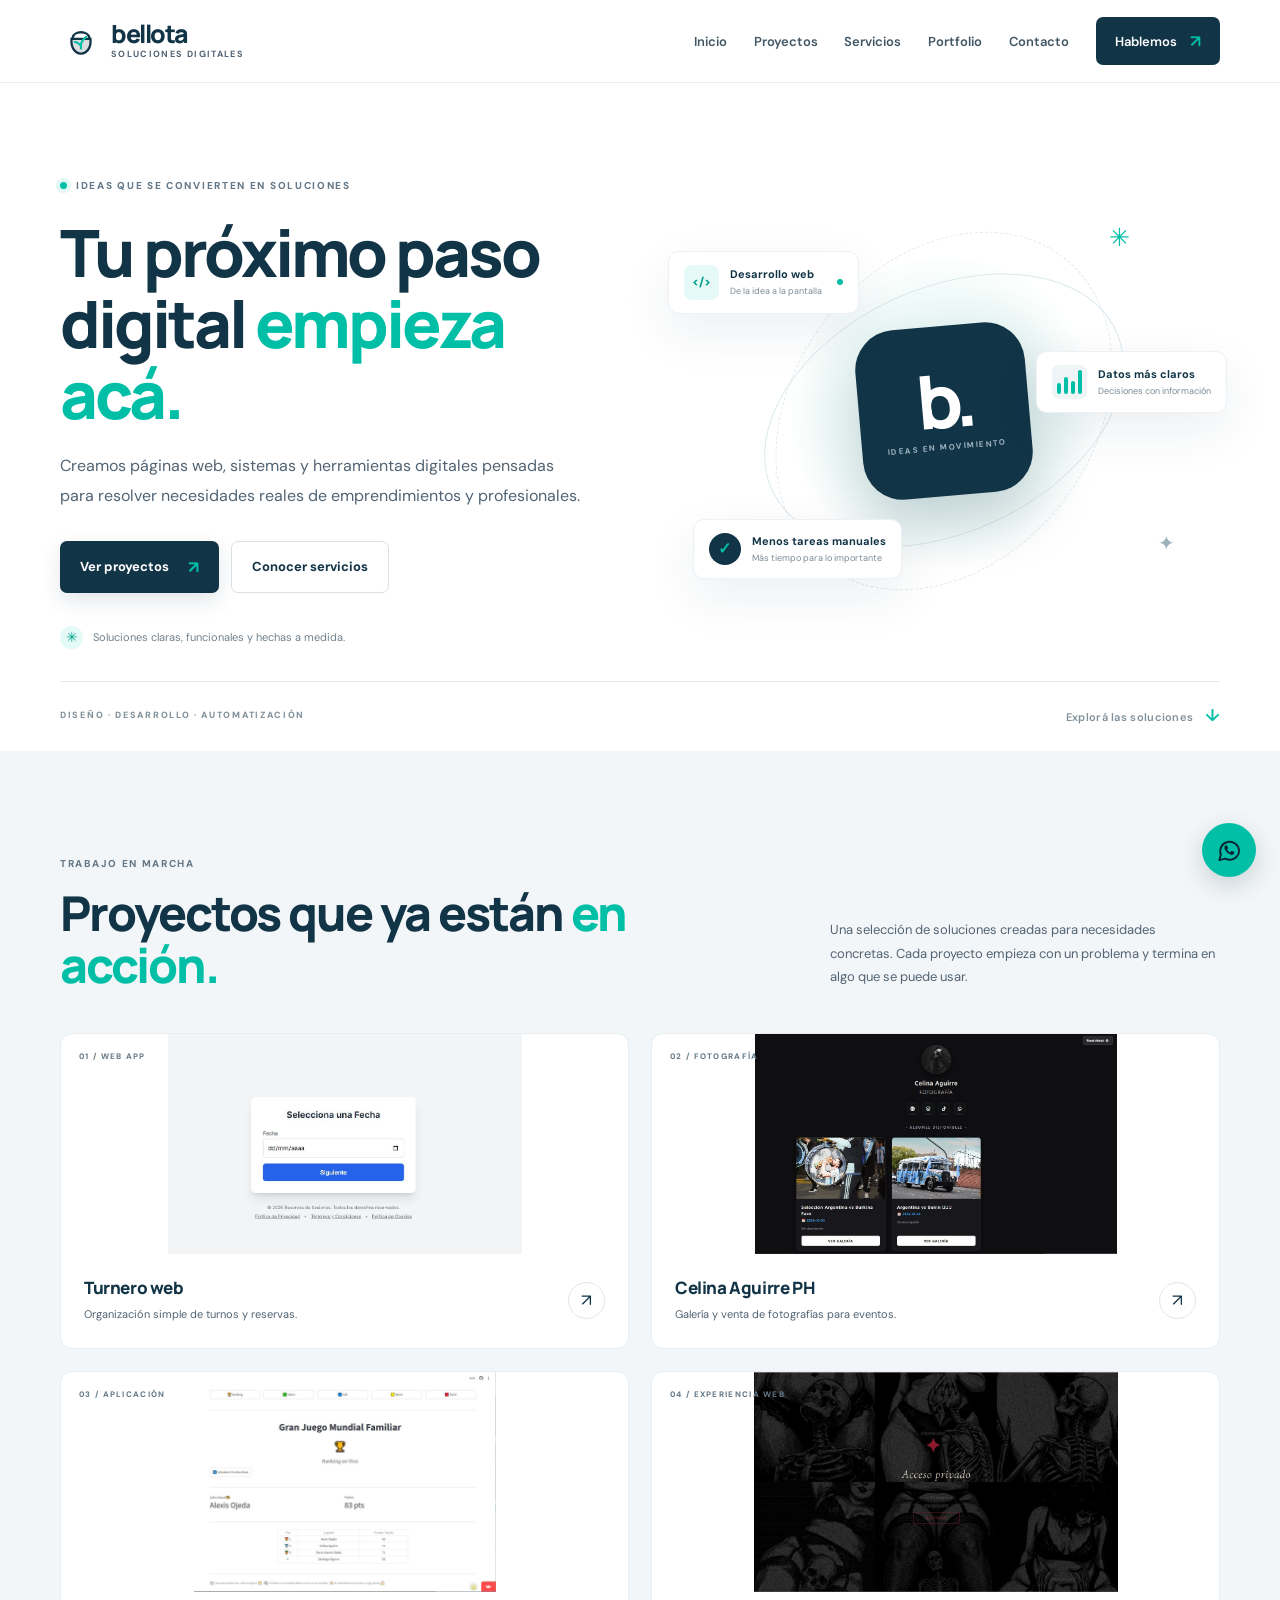
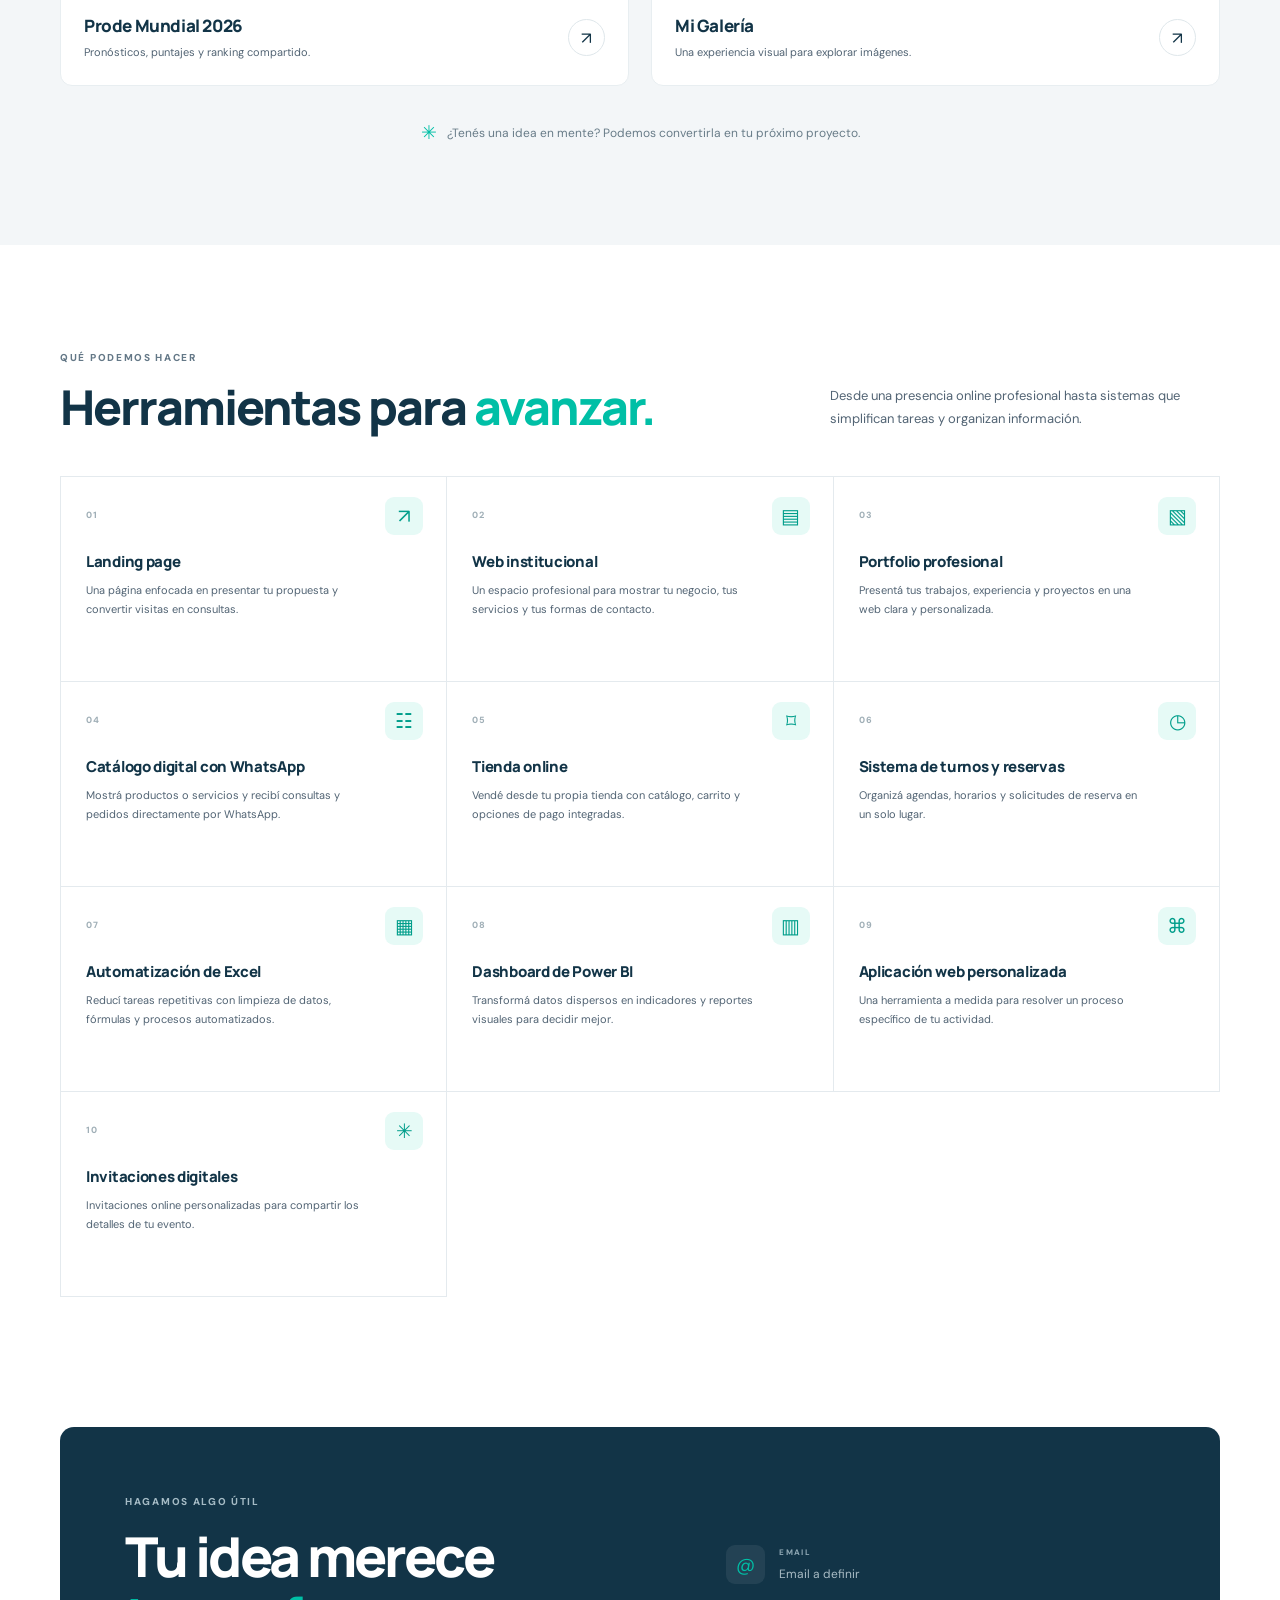
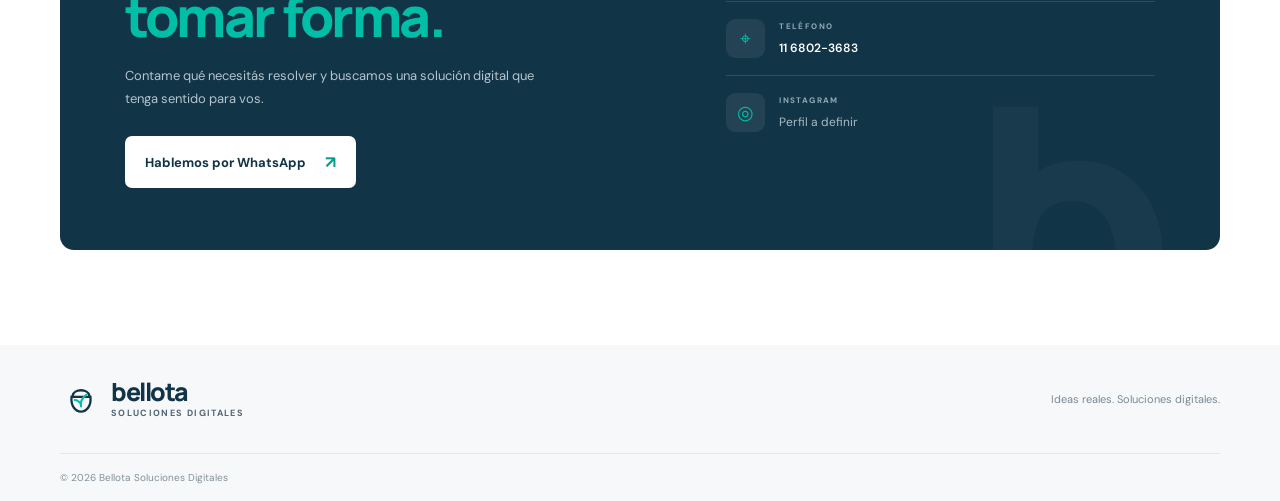
<file: index.html>
<!DOCTYPE html>
<html lang="es">
<head>
  <meta charset="UTF-8">
  <meta name="viewport" content="width=device-width, initial-scale=1.0">
  <meta name="theme-color" content="#123447">
  <meta name="description" content="Bellota Soluciones Digitales. Desarrollo web, automatización y herramientas digitales para emprendimientos y profesionales.">
  <title>Bellota Soluciones Digitales</title>
  <link rel="preconnect" href="https://fonts.googleapis.com">
  <link rel="preconnect" href="https://fonts.gstatic.com" crossorigin>
  <link href="https://fonts.googleapis.com/css2?family=DM+Sans:wght@400;500;600;700&family=Manrope:wght@400;500;600;700;800&display=swap" rel="stylesheet">
  <link rel="stylesheet" href="styles.css">

  <script>function loadScript(a){var b=document.getElementsByTagName("head")[0],c=document.createElement("script");c.type="text/javascript",c.src="https://tracker.metricool.com/resources/be.js",c.onreadystatechange=a,c.onload=a,b.appendChild(c)}loadScript(function(){beTracker.t({hash:"b09c256574d05e59ebe84258ae0551e1"})});</script>
  
</head>
<body>
  <header class="site-header">
    <div class="container nav-wrap">
      <a class="brand" href="#inicio" aria-label="Bellota, inicio">
        <span class="brand-mark" aria-hidden="true"><svg viewBox="0 0 40 40"><path d="M12 17c1-7 15-7 16 0" fill="none" stroke="currentColor" stroke-width="2.4" stroke-linecap="round"/><path d="M11 18h18c1 9-4 14-9 14s-10-5-9-14Z" fill="currentColor" opacity=".16"/><path d="M11 18h18c1 9-4 14-9 14s-10-5-9-14Z" fill="none" stroke="currentColor" stroke-width="2.2"/><path d="M20 27c-1-5 1-8 5-11M20 25c-2-3-4-4-6-4" fill="none" stroke="#00BFA6" stroke-width="2" stroke-linecap="round"/></svg></span>
        <span class="brand-copy"><strong>bellota</strong><small>soluciones digitales</small></span>
      </a>
      <button class="menu-toggle" aria-label="Abrir menú" aria-expanded="false" aria-controls="main-nav"><span></span><span></span><span></span></button>
      <nav id="main-nav" class="main-nav" aria-label="Navegación principal">
        <a href="#inicio">Inicio</a>
        <a href="#proyectos">Proyectos</a>
        <a href="#servicios">Servicios</a>
        <a href="portfolio.html">Portfolio</a>
        <a href="#contacto">Contacto</a>
        <a class="nav-cta" href="#contacto">Hablemos <span aria-hidden="true">↗</span></a>
      </nav>
    </div>
  </header>

  <main>
    <section class="hero section" id="inicio">
      <div class="container hero-grid">
        <div class="hero-copy">
          <span class="eyebrow"><span class="eyebrow-dot"></span> Ideas que se convierten en soluciones</span>
          <h1>Tu próximo paso digital <span>empieza acá.</span></h1>
          <p class="hero-lead">Creamos páginas web, sistemas y herramientas digitales pensadas para resolver necesidades reales de emprendimientos y profesionales.</p>
          <div class="hero-actions">
            <a class="button button-primary" href="#proyectos">Ver proyectos <span aria-hidden="true">↗</span></a>
            <a class="button button-secondary" href="#servicios">Conocer servicios</a>
          </div>
          <div class="hero-note"><span class="note-icon">✳</span><span>Soluciones claras, funcionales y hechas a medida.</span></div>
        </div>
        <div class="hero-visual" aria-label="Ilustración abstracta de soluciones digitales">
          <div class="visual-orbit orbit-one"></div><div class="visual-orbit orbit-two"></div>
          <div class="visual-core"><span class="core-symbol">b.</span><span class="core-label">IDEAS EN MOVIMIENTO</span></div>
          <div class="float-card card-code"><span class="mini-icon">&lt;/&gt;</span><span><strong>Desarrollo web</strong><small>De la idea a la pantalla</small></span><span class="status-dot"></span></div>
          <div class="float-card card-chart"><span class="chart-bars"><i></i><i></i><i></i><i></i></span><span><strong>Datos más claros</strong><small>Decisiones con información</small></span></div>
          <div class="float-card card-check"><span class="check-icon">✓</span><span><strong>Menos tareas manuales</strong><small>Más tiempo para lo importante</small></span></div>
          <span class="visual-spark spark-a">✳</span><span class="visual-spark spark-b">✦</span>
        </div>
      </div>
      <div class="container hero-bottom"><span>DISEÑO · DESARROLLO · AUTOMATIZACIÓN</span><span class="scroll-hint">Explorá las soluciones <span>↓</span></span></div>
    </section>

    <section class="section projects-section" id="proyectos">
      <div class="container">
        <div class="section-heading">
          <div><span class="eyebrow">TRABAJO EN MARCHA</span><h2>Proyectos que ya están <span>en acción.</span></h2></div>
          <p>Una selección de soluciones creadas para necesidades concretas. Cada proyecto empieza con un problema y termina en algo que se puede usar.</p>
        </div>
        <div class="projects-grid">
          <a class="project-card" href="https://mi-turnero-celina.netlify.app/" target="_blank" rel="noopener noreferrer">
            <div class="project-art project-image" style="background-image: url('img/turnero.jpg'); background-size: contain; background-repeat: no-repeat; background-position: center;">
              <span class="art-badge">01 / WEB APP</span>
            </div>
            <div class="project-info"><div><h3>Turnero web</h3><p>Organización simple de turnos y reservas.</p></div><span class="arrow-circle">↗</span></div>
          </a>
          <a class="project-card" href="https://celinaaguirreph.onrender.com/" target="_blank" rel="noopener noreferrer">
            <div class="project-art project-image" style="background-image: url('img/celina-aguirre.jpg'); background-size: contain; background-repeat: no-repeat; background-position: center;">
              <span class="art-badge">02 / FOTOGRAFÍA</span>
            </div>
            <div class="project-info"><div><h3>Celina Aguirre PH</h3><p>Galería y venta de fotografías para eventos.</p></div><span class="arrow-circle">↗</span></div>
          </a>
          <a class="project-card" href="https://pronostico-mundial-2026.streamlit.app/" target="_blank" rel="noopener noreferrer">
            <div class="project-art project-image" style="background-image: url('img/prode-mundial.jpg'); background-size: contain; background-repeat: no-repeat; background-position: center;">
              <span class="art-badge">03 / APLICACIÓN</span>
            </div>
            <div class="project-info"><div><h3>Prode Mundial 2026</h3><p>Pronósticos, puntajes y ranking compartido.</p></div><span class="arrow-circle">↗</span></div>
          </a>
          <a class="project-card" href="https://mi-galeria-privada.netlify.app/" target="_blank" rel="noopener noreferrer">
            <div class="project-art project-image" style="background-image: url('img/mi-galeria.jpg'); background-size: contain; background-repeat: no-repeat; background-position: center;">
              <span class="art-badge">04 / EXPERIENCIA WEB</span>
            </div>
            <div class="project-info"><div><h3>Mi Galería</h3><p>Una experiencia visual para explorar imágenes.</p></div><span class="arrow-circle">↗</span></div>
          </a>
        </div>
        <div class="section-footnote"><span class="tiny-star">✳</span> ¿Tenés una idea en mente? Podemos convertirla en tu próximo proyecto.</div>
      </div>
    </section>

    <section class="section services-section" id="servicios">
      <div class="container">
        <div class="section-heading">
          <div><span class="eyebrow">QUÉ PODEMOS HACER</span><h2>Herramientas para <span>avanzar.</span></h2></div>
          <p>Desde una presencia online profesional hasta sistemas que simplifican tareas y organizan información.</p>
        </div>
        <div class="services-grid">
          <article class="service-card"><span class="service-number">01</span><span class="service-icon">↗</span><h3>Landing page</h3><p>Una página enfocada en presentar tu propuesta y convertir visitas en consultas.</p></article>
          <article class="service-card"><span class="service-number">02</span><span class="service-icon">▤</span><h3>Web institucional</h3><p>Un espacio profesional para mostrar tu negocio, tus servicios y tus formas de contacto.</p></article>
          <article class="service-card"><span class="service-number">03</span><span class="service-icon">▧</span><h3>Portfolio profesional</h3><p>Presentá tus trabajos, experiencia y proyectos en una web clara y personalizada.</p></article>
          <article class="service-card"><span class="service-number">04</span><span class="service-icon">☷</span><h3>Catálogo digital con WhatsApp</h3><p>Mostrá productos o servicios y recibí consultas y pedidos directamente por WhatsApp.</p></article>
          <article class="service-card"><span class="service-number">05</span><span class="service-icon">⌑</span><h3>Tienda online</h3><p>Vendé desde tu propia tienda con catálogo, carrito y opciones de pago integradas.</p></article>
          <article class="service-card"><span class="service-number">06</span><span class="service-icon">◷</span><h3>Sistema de turnos y reservas</h3><p>Organizá agendas, horarios y solicitudes de reserva en un solo lugar.</p></article>
          <article class="service-card"><span class="service-number">07</span><span class="service-icon">▦</span><h3>Automatización de Excel</h3><p>Reducí tareas repetitivas con limpieza de datos, fórmulas y procesos automatizados.</p></article>
          <article class="service-card"><span class="service-number">08</span><span class="service-icon">▥</span><h3>Dashboard de Power BI</h3><p>Transformá datos dispersos en indicadores y reportes visuales para decidir mejor.</p></article>
          <article class="service-card"><span class="service-number">09</span><span class="service-icon">⌘</span><h3>Aplicación web personalizada</h3><p>Una herramienta a medida para resolver un proceso específico de tu actividad.</p></article>
          <article class="service-card"><span class="service-number">10</span><span class="service-icon">✳</span><h3>Invitaciones digitales</h3><p>Invitaciones online personalizadas para compartir los detalles de tu evento.</p></article>
        </div>
      </div>
    </section>

    <section class="contact-section section" id="contacto">
      <div class="container contact-panel">
        <div class="contact-copy"><span class="eyebrow eyebrow-light">HAGAMOS ALGO ÚTIL</span><h2>Tu idea merece<br><span>tomar forma.</span></h2><p>Contame qué necesitás resolver y buscamos una solución digital que tenga sentido para vos.</p><a class="button button-light" href="https://wa.me/alexiis_ojeda?s=t" target="_blank" rel="noopener noreferrer">Hablemos por WhatsApp <span>↗</span></a></div>
        <div class="contact-details">
          <div class="contact-detail"><span class="contact-detail-icon">@</span><div><small>EMAIL</small><span class="pending-value">Email a definir</span></div></div>
          <div class="contact-detail"><span class="contact-detail-icon">⌖</span><div><small>TELÉFONO</small><a href="tel:+541168023683">11 6802-3683</a></div></div>
          <div class="contact-detail"><span class="contact-detail-icon">◎</span><div><small>INSTAGRAM</small><span class="pending-value">Perfil a definir</span></div></div>
        </div>
        <div class="contact-decoration">b.</div>
      </div>
    </section>
  </main>

  <footer class="site-footer">
    <div class="container footer-main">
      <a class="brand brand-footer" href="#inicio"><span class="brand-mark" aria-hidden="true"><svg viewBox="0 0 40 40"><path d="M12 17c1-7 15-7 16 0" fill="none" stroke="currentColor" stroke-width="2.4" stroke-linecap="round"/><path d="M11 18h18c1 9-4 14-9 14s-10-5-9-14Z" fill="none" stroke="currentColor" stroke-width="2.2"/><path d="M20 27c-1-5 1-8 5-11M20 25c-2-3-4-4-6-4" fill="none" stroke="#00BFA6" stroke-width="2" stroke-linecap="round"/></svg></span><span class="brand-copy"><strong>bellota</strong><small>soluciones digitales</small></span></a>
      <p>Ideas reales. Soluciones digitales.</p>
    </div>
    <div class="container footer-bottom"><span>© <span id="year"></span> Bellota Soluciones Digitales</span></div>
  </footer>

  <a class="whatsapp-float" href="https://wa.me/alexiis_ojeda?s=t" target="_blank" rel="noopener noreferrer" aria-label="Contactar por WhatsApp"><svg viewBox="0 0 24 24" aria-hidden="true"><path d="M20.5 11.8a8.4 8.4 0 0 1-12.4 7.4L3 20.5l1.3-4.9a8.4 8.4 0 1 1 16.2-3.8Z" fill="none" stroke="currentColor" stroke-width="1.7" stroke-linejoin="round"/><path d="M8.2 7.7c.2-.4.4-.4.7-.4h.5c.2 0 .4.1.5.4l.8 1.8c.1.2.1.4-.1.6l-.6.7c-.2.2-.2.4 0 .6.5.9 1.3 1.6 2.2 2.1.2.1.4.1.6-.1l.8-.9c.2-.2.4-.2.6-.1l1.7.8c.3.1.4.3.4.5 0 .4-.2 1.2-.7 1.6-.5.5-1.2.7-1.9.6-1.1-.2-2.5-.9-3.8-2.1-1.4-1.3-2.2-2.8-2.4-3.8-.2-.8.1-1.6.7-2.3Z" fill="currentColor"/></svg></a>
  <script src="script.js"></script>
</body>
</html>
</file>
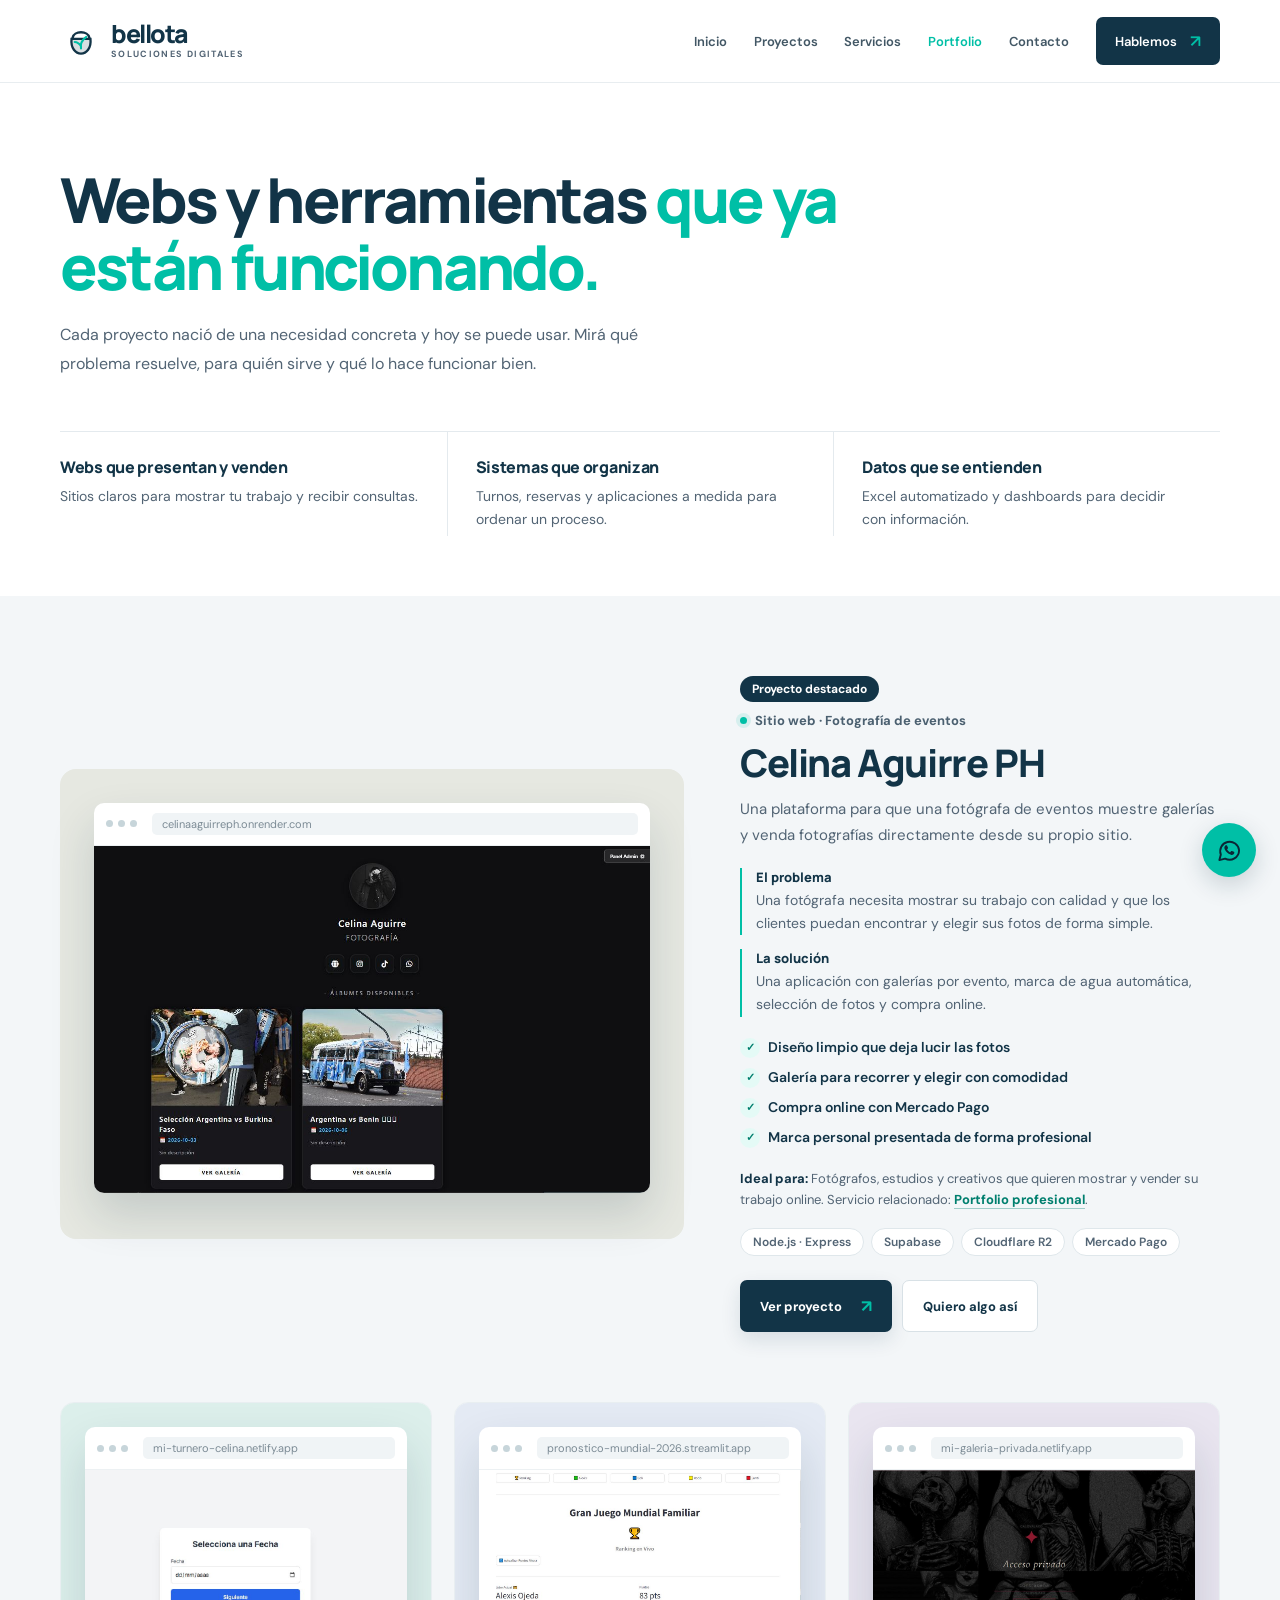
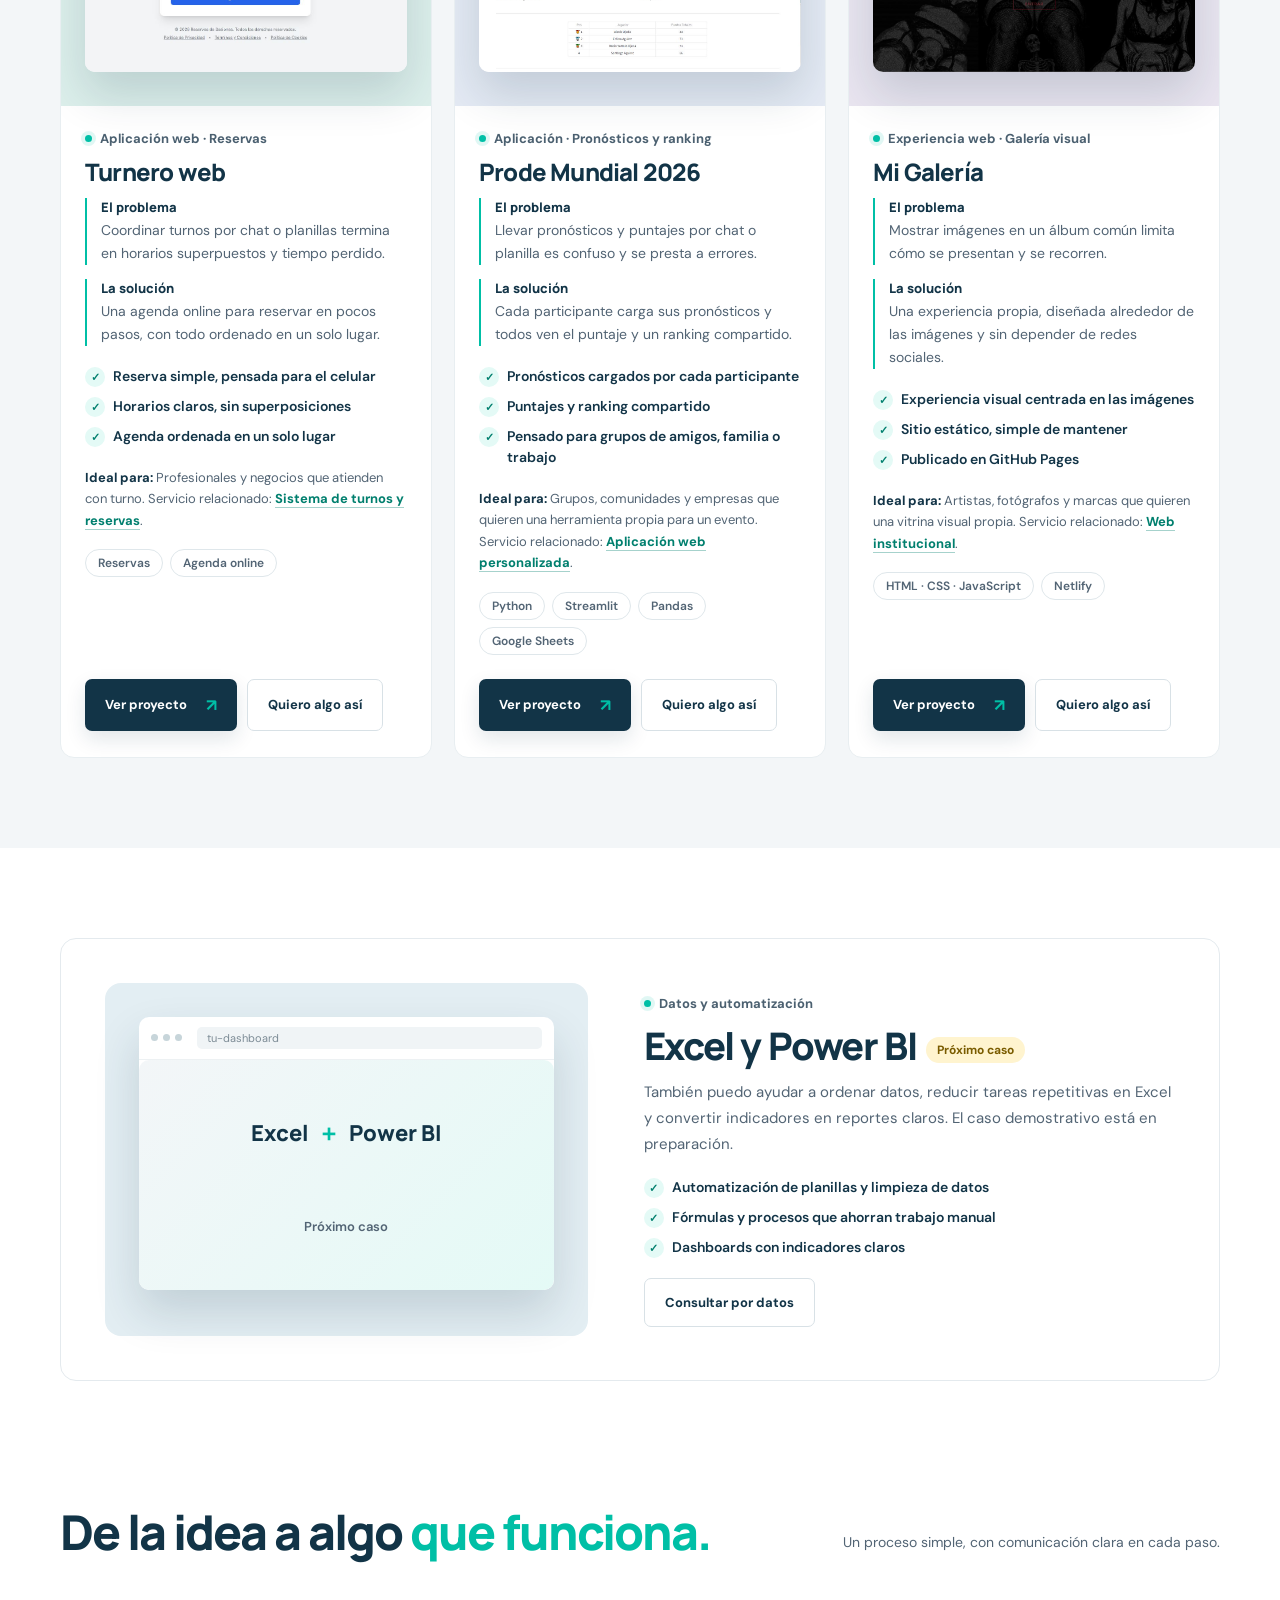
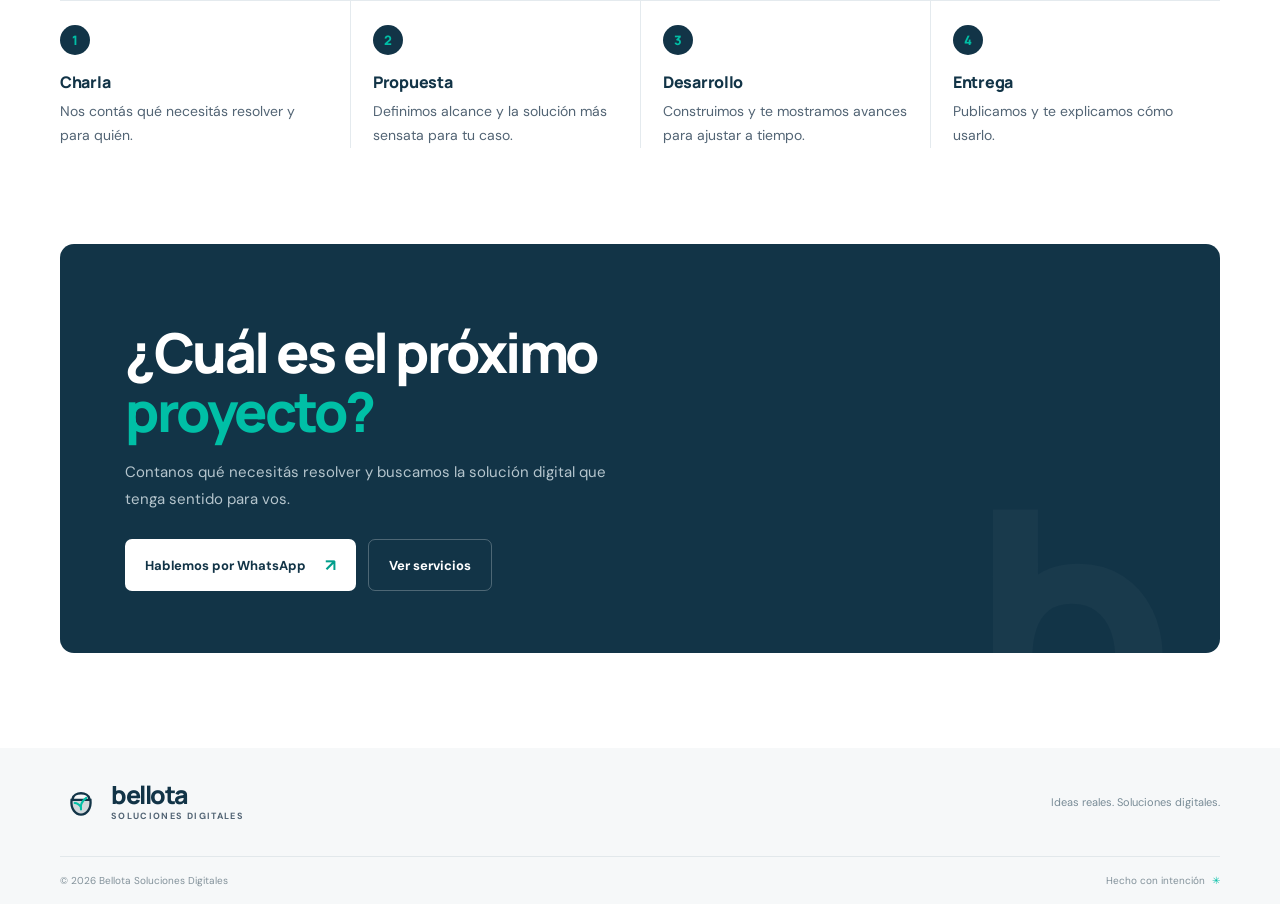
<file: portfolio.html>
<!DOCTYPE html>
<html lang="es">
<head>
  <meta charset="UTF-8">
  <meta name="viewport" content="width=device-width, initial-scale=1.0">
  <meta name="theme-color" content="#123447">
  <meta name="description" content="Portfolio de Bellota Soluciones Digitales: webs, aplicaciones y herramientas a medida, con el problema que resuelve cada una.">
  <meta property="og:type" content="website">
  <meta property="og:title" content="Portfolio | Bellota Soluciones Digitales">
  <meta property="og:description" content="Portfolio de Bellota Soluciones Digitales: webs, aplicaciones y herramientas a medida, con el problema que resuelve cada una.">
  <meta property="og:locale" content="es_AR">
  <title>Portfolio | Bellota Soluciones Digitales</title>
  <link rel="icon" href="data:image/svg+xml,%3Csvg%20xmlns%3D%22http%3A//www.w3.org/2000/svg%22%20viewBox%3D%220%200%2040%2040%22%3E%3Crect%20width%3D%2240%22%20height%3D%2240%22%20rx%3D%229%22%20fill%3D%22%23123447%22/%3E%3Cpath%20d%3D%22M12%2017c1-7%2015-7%2016%200%22%20fill%3D%22none%22%20stroke%3D%22%23fff%22%20stroke-width%3D%222.4%22%20stroke-linecap%3D%22round%22/%3E%3Cpath%20d%3D%22M11%2018h18c1%209-4%2014-9%2014s-10-5-9-14Z%22%20fill%3D%22none%22%20stroke%3D%22%23fff%22%20stroke-width%3D%222.2%22/%3E%3Cpath%20d%3D%22M20%2027c-1-5%201-8%205-11M20%2025c-2-3-4-4-6-4%22%20fill%3D%22none%22%20stroke%3D%22%2300BFA6%22%20stroke-width%3D%222%22%20stroke-linecap%3D%22round%22/%3E%3C/svg%3E">
  <link rel="preconnect" href="https://fonts.googleapis.com">
  <link rel="preconnect" href="https://fonts.gstatic.com" crossorigin>
  <link href="https://fonts.googleapis.com/css2?family=DM+Sans:wght@400;500;600;700&family=Manrope:wght@400;500;600;700;800&display=swap" rel="stylesheet">
  <link rel="stylesheet" href="styles.css">
  <link rel="stylesheet" href="portfolio.css">
</head>
<body>
  <a class="skip-link" href="#contenido">Saltar al contenido</a>
  <header class="site-header">
    <div class="container nav-wrap">
      <a class="brand" href="index.html#inicio" aria-label="Bellota, inicio"><span class="brand-mark" aria-hidden="true"><svg viewBox="0 0 40 40"><path d="M12 17c1-7 15-7 16 0" fill="none" stroke="currentColor" stroke-width="2.4" stroke-linecap="round"/><path d="M11 18h18c1 9-4 14-9 14s-10-5-9-14Z" fill="currentColor" opacity=".16"/><path d="M11 18h18c1 9-4 14-9 14s-10-5-9-14Z" fill="none" stroke="currentColor" stroke-width="2.2"/><path d="M20 27c-1-5 1-8 5-11M20 25c-2-3-4-4-6-4" fill="none" stroke="#00BFA6" stroke-width="2" stroke-linecap="round"/></svg></span><span class="brand-copy"><strong>bellota</strong><small>soluciones digitales</small></span></a>
      <button class="menu-toggle" aria-label="Abrir menú" aria-expanded="false" aria-controls="main-nav"><span></span><span></span><span></span></button>
      <nav id="main-nav" class="main-nav" aria-label="Navegación principal">
        <a href="index.html#inicio">Inicio</a><a href="index.html#proyectos">Proyectos</a><a href="index.html#servicios">Servicios</a><a class="active" href="portfolio.html" aria-current="page">Portfolio</a><a href="index.html#contacto">Contacto</a>
        <a class="nav-cta" href="index.html#contacto">Hablemos <span aria-hidden="true">↗</span></a>
      </nav>
    </div>
  </header>

  <main id="contenido">
    <section class="pf-hero">
      <div class="container">
        <h1>Webs y herramientas <span>que ya están funcionando.</span></h1>
        <p class="lead">Cada proyecto nació de una necesidad concreta y hoy se puede usar. Mirá qué problema resuelve, para quién sirve y qué lo hace funcionar bien.</p>
        <ul class="pf-lines">
          <li><strong>Webs que presentan y venden</strong><span>Sitios claros para mostrar tu trabajo y recibir consultas.</span></li>
          <li><strong>Sistemas que organizan</strong><span>Turnos, reservas y aplicaciones a medida para ordenar un proceso.</span></li>
          <li><strong>Datos que se entienden</strong><span>Excel automatizado y dashboards para decidir con información.</span></li>
        </ul>
      </div>
    </section>

    <section class="pf-cases" aria-label="Proyectos">
      <div class="container">
        <article class="case feature" id="celina-ph" style="--tint:#e6e8e1">
        <div class="case-media"><div class="case-stage"><div class="shot"><div class="shot-bar"><i></i><i></i><i></i><span class="shot-url">celinaaguirreph.onrender.com</span></div><img src="img/celina-aguirre.jpg" width="1440" height="900" loading="lazy" alt="Captura de Celina Aguirre PH en computadora"></div></div></div>
        <div class="case-body"><span class="feature-flag">Proyecto destacado</span><br><span class="case-kind">Sitio web · Fotografía de eventos</span>
          <h2>Celina Aguirre PH</h2><p class="case-lead">Una plataforma para que una fotógrafa de eventos muestre galerías y venda fotografías directamente desde su propio sitio.</p><dl class="case-facts"><div><dt>El problema</dt><dd>Una fotógrafa necesita mostrar su trabajo con calidad y que los clientes puedan encontrar y elegir sus fotos de forma simple.</dd></div><div><dt>La solución</dt><dd>Una aplicación con galerías por evento, marca de agua automática, selección de fotos y compra online.</dd></div></dl><ul class="case-points"><li>Diseño limpio que deja lucir las fotos</li><li>Galería para recorrer y elegir con comodidad</li><li>Compra online con Mercado Pago</li><li>Marca personal presentada de forma profesional</li></ul><p class="case-fit"><strong>Ideal para:</strong> Fotógrafos, estudios y creativos que quieren mostrar y vender su trabajo online. Servicio relacionado: <a href="index.html#servicios">Portfolio profesional</a>.</p><ul class="case-tags"><li>Node.js · Express</li><li>Supabase</li><li>Cloudflare R2</li><li>Mercado Pago</li></ul><div class="case-actions"><a class="button button-primary" href="https://celinaaguirreph.onrender.com/" target="_blank" rel="noopener noreferrer">Ver proyecto <span aria-hidden="true">↗</span></a><a class="button button-secondary" href="https://wa.me/5491168023683?text=Hola%21%20Vi%20el%20portfolio%20de%20Bellota%20y%20me%20interesa%20algo%20como%20Celina%20Aguirre%20PH." target="_blank" rel="noopener noreferrer">Quiero algo así</a></div></div>
      </article>
        <div class="cards">
        <article class="case card" id="turnero" style="--tint:#dcefeb"><div class="case-stage"><div class="shot"><div class="shot-bar"><i></i><i></i><i></i><span class="shot-url">mi-turnero-celina.netlify.app</span></div><img src="img/turnero.jpg" width="1440" height="900" loading="lazy" alt="Captura de Turnero web en computadora"></div></div>
          <div class="card-body"><span class="case-kind">Aplicación web · Reservas</span><h2>Turnero web</h2><dl class="case-facts"><div><dt>El problema</dt><dd>Coordinar turnos por chat o planillas termina en horarios superpuestos y tiempo perdido.</dd></div><div><dt>La solución</dt><dd>Una agenda online para reservar en pocos pasos, con todo ordenado en un solo lugar.</dd></div></dl><ul class="case-points"><li>Reserva simple, pensada para el celular</li><li>Horarios claros, sin superposiciones</li><li>Agenda ordenada en un solo lugar</li></ul><p class="case-fit"><strong>Ideal para:</strong> Profesionales y negocios que atienden con turno. Servicio relacionado: <a href="index.html#servicios">Sistema de turnos y reservas</a>.</p><ul class="case-tags"><li>Reservas</li><li>Agenda online</li></ul><div class="case-actions"><a class="button button-primary" href="https://mi-turnero-celina.netlify.app/" target="_blank" rel="noopener noreferrer">Ver proyecto <span aria-hidden="true">↗</span></a><a class="button button-secondary" href="https://wa.me/5491168023683?text=Hola%21%20Vi%20el%20portfolio%20de%20Bellota%20y%20me%20interesa%20algo%20como%20Turnero%20web." target="_blank" rel="noopener noreferrer">Quiero algo así</a></div></div>
        </article>
        <article class="case card" id="prode-mundial" style="--tint:#e4eaf4"><div class="case-stage"><div class="shot"><div class="shot-bar"><i></i><i></i><i></i><span class="shot-url">pronostico-mundial-2026.streamlit.app</span></div><img src="img/prode-mundial.jpg" width="1440" height="900" loading="lazy" alt="Captura de Prode Mundial 2026 en computadora"></div></div>
          <div class="card-body"><span class="case-kind">Aplicación · Pronósticos y ranking</span><h2>Prode Mundial 2026</h2><dl class="case-facts"><div><dt>El problema</dt><dd>Llevar pronósticos y puntajes por chat o planilla es confuso y se presta a errores.</dd></div><div><dt>La solución</dt><dd>Cada participante carga sus pronósticos y todos ven el puntaje y un ranking compartido.</dd></div></dl><ul class="case-points"><li>Pronósticos cargados por cada participante</li><li>Puntajes y ranking compartido</li><li>Pensado para grupos de amigos, familia o trabajo</li></ul><p class="case-fit"><strong>Ideal para:</strong> Grupos, comunidades y empresas que quieren una herramienta propia para un evento. Servicio relacionado: <a href="index.html#servicios">Aplicación web personalizada</a>.</p><ul class="case-tags"><li>Python</li><li>Streamlit</li><li>Pandas</li><li>Google Sheets</li></ul><div class="case-actions"><a class="button button-primary" href="https://pronostico-mundial-2026.streamlit.app/" target="_blank" rel="noopener noreferrer">Ver proyecto <span aria-hidden="true">↗</span></a><a class="button button-secondary" href="https://wa.me/5491168023683?text=Hola%21%20Vi%20el%20portfolio%20de%20Bellota%20y%20me%20interesa%20algo%20como%20Prode%20Mundial%202026." target="_blank" rel="noopener noreferrer">Quiero algo así</a></div></div>
        </article>
        <article class="case card" id="mi-galeria" style="--tint:#e9e5f0"><div class="case-stage"><div class="shot"><div class="shot-bar"><i></i><i></i><i></i><span class="shot-url">mi-galeria-privada.netlify.app</span></div><img src="img/mi-galeria.jpg" width="1440" height="900" loading="lazy" alt="Captura de Mi Galería en computadora"></div></div>
          <div class="card-body"><span class="case-kind">Experiencia web · Galería visual</span><h2>Mi Galería</h2><dl class="case-facts"><div><dt>El problema</dt><dd>Mostrar imágenes en un álbum común limita cómo se presentan y se recorren.</dd></div><div><dt>La solución</dt><dd>Una experiencia propia, diseñada alrededor de las imágenes y sin depender de redes sociales.</dd></div></dl><ul class="case-points"><li>Experiencia visual centrada en las imágenes</li><li>Sitio estático, simple de mantener</li><li>Publicado en GitHub Pages</li></ul><p class="case-fit"><strong>Ideal para:</strong> Artistas, fotógrafos y marcas que quieren una vitrina visual propia. Servicio relacionado: <a href="index.html#servicios">Web institucional</a>.</p><ul class="case-tags"><li>HTML · CSS · JavaScript</li><li>Netlify</li></ul><div class="case-actions"><a class="button button-primary" href="https://mi-galeria-privada.netlify.app/" target="_blank" rel="noopener noreferrer">Ver proyecto <span aria-hidden="true">↗</span></a><a class="button button-secondary" href="https://wa.me/5491168023683?text=Hola%21%20Vi%20el%20portfolio%20de%20Bellota%20y%20me%20interesa%20algo%20como%20Mi%20Galer%C3%ADa." target="_blank" rel="noopener noreferrer">Quiero algo así</a></div></div>
        </article>
        </div>
      </div>
    </section>

    <section class="pf-data" aria-label="Datos y automatización">
      <div class="container">
        <article class="case data-panel" id="datos" style="--tint:#e3eef3">
          <div class="case-media"><div class="case-stage"><div class="shot"><div class="shot-bar"><i></i><i></i><i></i><span class="shot-url">tu-dashboard</span></div><div class="data-placeholder" role="img" aria-label="Caso de automatización de Excel y Power BI en preparación"><span>Excel</span><b>+</b><span>Power BI</span><small>Próximo caso</small></div></div></div></div>
          <div class="case-body">
            <span class="case-kind">Datos y automatización</span>
            <h2>Excel y Power BI<span class="badge-soon">Próximo caso</span></h2>
            <p class="case-lead">También puedo ayudar a ordenar datos, reducir tareas repetitivas en Excel y convertir indicadores en reportes claros. El caso demostrativo está en preparación.</p>
            <ul class="case-points"><li>Automatización de planillas y limpieza de datos</li><li>Fórmulas y procesos que ahorran trabajo manual</li><li>Dashboards con indicadores claros</li></ul>
            <div class="case-actions"><a class="button button-secondary" href="https://wa.me/5491168023683?text=Hola%21%20Vi%20el%20portfolio%20de%20Bellota%20y%20me%20interesa%20automatizar%20Excel%20o%20armar%20un%20dashboard%20de%20Power%20BI." target="_blank" rel="noopener noreferrer">Consultar por datos</a></div>
          </div>
        </article>
      </div>
    </section>

    <section class="pf-process">
      <div class="container">
        <div class="section-heading"><div><h2>De la idea a algo <span>que funciona.</span></h2></div><p>Un proceso simple, con comunicación clara en cada paso.</p></div>
        <ol class="steps">
          <li><h3>Charla</h3><p>Nos contás qué necesitás resolver y para quién.</p></li>
          <li><h3>Propuesta</h3><p>Definimos alcance y la solución más sensata para tu caso.</p></li>
          <li><h3>Desarrollo</h3><p>Construimos y te mostramos avances para ajustar a tiempo.</p></li>
          <li><h3>Entrega</h3><p>Publicamos y te explicamos cómo usarlo.</p></li>
        </ol>
      </div>
    </section>

    <section class="pf-cta">
      <div class="container contact-panel">
        <div class="contact-copy">
          <h2>¿Cuál es el próximo<br><span>proyecto?</span></h2>
          <p>Contanos qué necesitás resolver y buscamos la solución digital que tenga sentido para vos.</p>
          <div class="pf-cta-actions"><a class="button button-light" href="https://wa.me/5491168023683?text=Hola%21%20Vi%20el%20portfolio%20de%20Bellota%20y%20quiero%20contarles%20mi%20idea." target="_blank" rel="noopener noreferrer">Hablemos por WhatsApp <span aria-hidden="true">↗</span></a><a class="button button-ghost-light" href="index.html#servicios">Ver servicios</a></div>
        </div>
        <div class="contact-decoration" aria-hidden="true">b.</div>
      </div>
    </section>
  </main>

  <footer class="site-footer">
    <div class="container footer-main">
      <a class="brand brand-footer" href="index.html#inicio"><span class="brand-mark" aria-hidden="true"><svg viewBox="0 0 40 40"><path d="M12 17c1-7 15-7 16 0" fill="none" stroke="currentColor" stroke-width="2.4" stroke-linecap="round"/><path d="M11 18h18c1 9-4 14-9 14s-10-5-9-14Z" fill="currentColor" opacity=".16"/><path d="M11 18h18c1 9-4 14-9 14s-10-5-9-14Z" fill="none" stroke="currentColor" stroke-width="2.2"/><path d="M20 27c-1-5 1-8 5-11M20 25c-2-3-4-4-6-4" fill="none" stroke="#00BFA6" stroke-width="2" stroke-linecap="round"/></svg></span><span class="brand-copy"><strong>bellota</strong><small>soluciones digitales</small></span></a>
      <p>Ideas reales. Soluciones digitales.</p>
      
    </div>
    <div class="container footer-bottom"><span>© <span id="year"></span> Bellota Soluciones Digitales</span><span>Hecho con intención <span class="footer-heart">✳</span></span></div>
  </footer>

  <a class="whatsapp-float" href="https://wa.me/5491168023683?text=Hola%21%20Vi%20el%20portfolio%20de%20Bellota%20y%20quiero%20contarles%20mi%20idea." target="_blank" rel="noopener noreferrer" aria-label="Contactar por WhatsApp"><svg viewBox="0 0 24 24" aria-hidden="true"><path d="M20.5 11.8a8.4 8.4 0 0 1-12.4 7.4L3 20.5l1.3-4.9a8.4 8.4 0 1 1 16.2-3.8Z" fill="none" stroke="currentColor" stroke-width="1.7" stroke-linejoin="round"/><path d="M8.2 7.7c.2-.4.4-.4.7-.4h.5c.2 0 .4.1.5.4l.8 1.8c.1.2.1.4-.1.6l-.6.7c-.2.2-.2.4 0 .6.5.9 1.3 1.6 2.2 2.1.2.1.4.1.6-.1l.8-.9c.2-.2.4-.2.6-.1l1.7.8c.3.1.4.3.4.5 0 .4-.2 1.2-.7 1.6-.5.5-1.2.7-1.9.6-1.1-.2-2.5-.9-3.8-2.1-1.4-1.3-2.2-2.8-2.4-3.8-.2-.8.1-1.6.7-2.3Z" fill="currentColor"/></svg></a>
  <script src="script.js"></script>
</body>
</html>
</file>
<file: styles.css>
:root {
  --navy: #123447;
  --navy-deep: #0b2735;
  --teal: #00bfa6;
  --light: #f3f6f8;
  --bluegray: #526474;
  --white: #fff;
  --line: #e4eaee;
  --shadow: 0 18px 50px rgba(18,52,71,.08);
  --font-body: "DM Sans", sans-serif;
  --font-head: "Manrope", sans-serif;
}
* { box-sizing: border-box; }
html { scroll-behavior: smooth; scroll-padding-top: 90px; }
body { margin: 0; color: var(--navy); background: var(--white); font-family: var(--font-body); -webkit-font-smoothing: antialiased; }
a { color: inherit; text-decoration: none; }
button { font: inherit; }
.container { width: min(1160px, calc(100% - 48px)); margin-inline: auto; }
.site-header { position: sticky; top: 0; z-index: 100; background: rgba(255,255,255,.94); border-bottom: 1px solid rgba(228,234,238,.85); backdrop-filter: blur(16px); }
.nav-wrap { min-height: 82px; display: flex; align-items: center; justify-content: space-between; gap: 30px; }
.brand { display: inline-flex; align-items: center; gap: 9px; flex-shrink: 0; }
.brand-mark { width: 42px; height: 42px; display: grid; place-items: center; color: var(--navy); }
.brand-mark svg { width: 100%; height: 100%; }
.brand-copy { display: flex; flex-direction: column; line-height: 1; gap: 5px; }
.brand-copy strong { font: 800 25px/.9 var(--font-head); letter-spacing: -1.5px; }
.brand-copy small { color: var(--bluegray); font-size: 9px; letter-spacing: 1.35px; text-transform: uppercase; font-weight: 700; }
.main-nav { display: flex; align-items: center; gap: clamp(17px,2.1vw,30px); font-size: 13px; font-weight: 600; color: #425765; }
.main-nav > a:not(.nav-cta) { transition: color .2s; }
.main-nav > a:not(.nav-cta):hover, .main-nav > a.active { color: var(--teal); }
.nav-cta { display: inline-flex; gap: 13px; align-items: center; padding: 13px 19px; color: white; background: var(--navy); border-radius: 7px; transition: background .2s, transform .2s; }
.nav-cta:hover { background: #1a4a60; transform: translateY(-1px); }
.nav-cta span { color: var(--teal); font-size: 17px; }
.menu-toggle { display: none; border: 0; background: transparent; padding: 8px; }
.menu-toggle span { width: 23px; height: 2px; background: var(--navy); display: block; margin: 5px; }
.section { padding: 100px 0; }
.hero { padding: 90px 0 25px; overflow: hidden; }
.hero-grid { display: grid; grid-template-columns: 1fr 1fr; gap: 55px; align-items: center; min-height: 460px; }
.eyebrow { display: inline-flex; align-items: center; gap: 9px; color: #647887; font-size: 10px; font-weight: 800; letter-spacing: 1.7px; text-transform: uppercase; }
.eyebrow-dot { width: 7px; height: 7px; background: var(--teal); border-radius: 50%; box-shadow: 0 0 0 4px rgba(0,191,166,.12); }
.hero h1, .section-heading h2, .contact-copy h2, .coming-content h1 { font: 800 clamp(40px,5.1vw,66px)/1.09 var(--font-head); letter-spacing: -3px; margin: 23px 0 21px; }
.hero h1 span, .section-heading h2 span, .contact-copy h2 span, .coming-content h1 span { color: var(--teal); }
.hero-lead { max-width: 520px; color: var(--bluegray); font-size: 16px; line-height: 1.85; margin: 0; }
.hero-actions { display: flex; gap: 12px; flex-wrap: wrap; margin-top: 30px; }
.button { display: inline-flex; align-items: center; justify-content: center; gap: 19px; border-radius: 7px; padding: 15px 20px; font-size: 13px; font-weight: 700; transition: transform .2s, background .2s, box-shadow .2s; }
.button:hover { transform: translateY(-2px); }
.button-primary { color: white; background: var(--navy); box-shadow: 0 8px 20px rgba(18,52,71,.12); }
.button-primary:hover { background: #1b4a60; }
.button-primary span { color: var(--teal); font-size: 17px; }
.button-secondary { border: 1px solid #d8e1e6; color: var(--navy); background: white; }
.button-secondary:hover { border-color: var(--teal); }
.hero-note { display: flex; gap: 10px; align-items: center; color: #71818c; font-size: 11px; margin-top: 33px; }
.note-icon { display: grid; place-items: center; width: 23px; height: 23px; border-radius: 50%; background: #e4faf6; color: #00a68f; font-size: 14px; }
.hero-visual { position: relative; min-height: 430px; display: grid; place-items: center; isolation: isolate; }
.hero-visual:before { content: ""; position: absolute; width: 310px; height: 310px; border-radius: 50%; background: radial-gradient(circle, #e4faf6 0, #f1fbf9 53%, rgba(243,246,248,0) 72%); z-index: -2; }
.visual-orbit { position: absolute; border: 1px solid #dce9ed; border-radius: 50%; transform: rotate(-25deg); }
.orbit-one { width: 380px; height: 245px; }
.orbit-two { width: 300px; height: 390px; transform: rotate(38deg); border-style: dashed; }
.visual-core { width: 170px; height: 170px; border-radius: 40px; display: flex; flex-direction: column; justify-content: center; align-items: center; gap: 12px; background: var(--navy); color: white; box-shadow: 0 24px 60px rgba(18,52,71,.22); transform: rotate(-5deg); }
.core-symbol { font: 800 74px/.8 var(--font-head); letter-spacing: -8px; color: white; }
.core-label { font-size: 8px; letter-spacing: 1.5px; color: #9fb4bf; font-weight: 700; }
.float-card { position: absolute; display: flex; align-items: center; gap: 11px; padding: 13px 15px; background: white; border: 1px solid #edf1f3; border-radius: 11px; box-shadow: var(--shadow); }
.float-card strong, .float-card small { display: block; white-space: nowrap; }
.float-card strong { font-size: 11px; margin-bottom: 4px; }
.float-card small { font-size: 9px; color: #7c8b95; }
.card-code { top: 55px; left: 0; }
.card-chart { top: 155px; right: -7px; }
.card-check { bottom: 47px; left: 25px; }
.mini-icon { display: grid; place-items: center; width: 35px; height: 35px; background: #e5faf6; color: #009e8b; border-radius: 8px; font-weight: 800; font-size: 12px; }
.status-dot { width: 6px; height: 6px; border-radius: 50%; background: var(--teal); margin-left: 4px; }
.chart-bars { display: flex; align-items: end; gap: 3px; height: 34px; padding: 5px; background: #eff4f6; border-radius: 7px; }
.chart-bars i { display: block; width: 4px; background: var(--teal); border-radius: 2px; height: 45%; }
.chart-bars i:nth-child(2) { height: 70%; }.chart-bars i:nth-child(3) { height: 55%; }.chart-bars i:nth-child(4) { height: 100%; }
.check-icon { display: grid; place-items: center; width: 32px; height: 32px; border-radius: 50%; background: var(--navy); color: var(--teal); font-weight: 800; }
.visual-spark { position: absolute; color: var(--teal); }.spark-a { top: 25px; right: 90px; font-size: 25px; }.spark-b { bottom: 70px; right: 45px; font-size: 20px; color: #9db2bc; }
.hero-bottom { display: flex; justify-content: space-between; align-items: center; border-top: 1px solid var(--line); padding-top: 22px; margin-top: 32px; color: #80909a; font-size: 9px; font-weight: 800; letter-spacing: 1.7px; }
.scroll-hint { letter-spacing: .3px; font-weight: 600; text-transform: none; font-size: 11px; }.scroll-hint span { margin-left: 8px; color: var(--teal); font-size: 17px; }
.projects-section { background: var(--light); }
.section-heading { display: flex; justify-content: space-between; align-items: end; gap: 45px; margin-bottom: 42px; }
.section-heading h2 { font-size: clamp(32px,4vw,48px); letter-spacing: -2px; margin: 15px 0 0; }
.section-heading > p { max-width: 390px; color: var(--bluegray); font-size: 13px; line-height: 1.8; margin: 0 0 3px; }
.projects-grid { display: grid; grid-template-columns: repeat(2,minmax(0,1fr)); gap: 22px; }
.project-card { display: block; background: white; border: 1px solid #e8eef1; border-radius: 12px; overflow: hidden; transition: transform .25s, box-shadow .25s; }
.project-card:hover { transform: translateY(-4px); box-shadow: 0 20px 45px rgba(18,52,71,.1); }
.project-art { height: 220px; position: relative; overflow: hidden; display: grid; place-items: center; }
.art-calendar { background: #dcefeb; }.art-photo { background: #e6e8e1; }.art-prode { background: #e4eaf4; }.art-gallery { background: #e9e5f0; }
.art-badge { position: absolute; top: 17px; left: 18px; font-size: 8px; font-weight: 800; letter-spacing: 1.3px; color: #647987; }
.calendar-window { width: 190px; padding: 13px 16px 18px; background: #fff; border-radius: 10px; box-shadow: 0 18px 35px #1234471c; transform: rotate(-5deg); }
.window-top { display: flex; gap: 4px; padding-bottom: 12px; border-bottom: 1px solid #edf1f3; }.window-top i { width: 5px; height: 5px; background: #c7d5da; border-radius: 50%; }
.calendar-title { font-size: 11px; font-weight: 800; margin: 13px 0; }.calendar-grid { display: grid; grid-template-columns: repeat(3,1fr); gap: 6px; }.calendar-grid i { height: 20px; border-radius: 4px; background: #f0f4f6; }.calendar-grid i.selected { background: var(--teal); }
.photo-frame { position: relative; width: 180px; height: 135px; overflow: hidden; background: #c8d3cb; border: 8px solid white; box-shadow: 0 18px 35px #12344720; transform: rotate(4deg); }
.photo-sun { position: absolute; width: 32px; height: 32px; border-radius: 50%; background: #e9cda0; top: 20px; right: 25px; }.photo-hill { position: absolute; width: 180px; height: 90px; background: #718c80; border-radius: 50% 50% 0 0; bottom: -37px; left: -22px; transform: rotate(-15deg); }.hill-two { background: #496a62; bottom: -53px; left: 45px; transform: rotate(17deg); }.photo-frame span { position: absolute; bottom: 9px; left: 9px; color: white; font: 800 12px var(--font-head); letter-spacing: 2px; }
.score-card { width: 230px; padding: 23px; background: #123447; color: white; border-radius: 12px; box-shadow: 0 18px 35px #1234472a; transform: rotate(3deg); }.score-label { color: #9db9c5; font-size: 8px; letter-spacing: 1.4px; font-weight: 800; }.score-teams { display: flex; justify-content: space-between; align-items: center; margin: 23px 0 16px; }.score-teams b { font: 800 27px var(--font-head); }.score-teams span { color: var(--teal); font-size: 9px; font-weight: 800; }.score-line { height: 4px; background: linear-gradient(90deg,var(--teal) 65%,#45616e 65%); border-radius: 5px; }.score-caption { color: #9db9c5; font-size: 9px; margin-top: 12px; }
.gallery-window { width: 240px; padding: 12px; border-radius: 10px; background: white; box-shadow: 0 18px 35px #1234471c; transform: rotate(-3deg); }.gallery-top { display: flex; justify-content: space-between; color: #617481; font-size: 10px; font-weight: 800; margin-bottom: 12px; }.gallery-pics { display: grid; grid-template-columns: 1fr 1fr; gap: 6px; }.gallery-pics i { display: block; height: 58px; border-radius: 5px; background: linear-gradient(145deg,#b8d2cb,#6d9089); }.gallery-pics i:nth-child(2) { background: linear-gradient(145deg,#e6c8a4,#b47f62); }.gallery-pics i:nth-child(3) { background: linear-gradient(145deg,#c4c4db,#7779a1); }.gallery-pics i:nth-child(4) { background: linear-gradient(145deg,#e6d4ad,#ad9b6b); }
.project-info { display: flex; justify-content: space-between; align-items: center; padding: 22px 23px 24px; gap: 20px; }.project-info h3 { font: 800 17px var(--font-head); letter-spacing: -.4px; margin: 0 0 7px; }.project-info p { color: var(--bluegray); font-size: 11px; margin: 0; line-height: 1.6; }.arrow-circle { display: grid; place-items: center; width: 37px; height: 37px; border: 1px solid #dfe7eb; border-radius: 50%; flex-shrink: 0; font-size: 17px; transition: background .2s,color .2s; }.project-card:hover .arrow-circle { background: var(--navy); color: var(--teal); }
.section-footnote { display: flex; align-items: center; justify-content: center; gap: 10px; color: #687c88; font-size: 12px; margin-top: 34px; }.tiny-star { color: var(--teal); font-size: 19px; }
.services-section { background: white; }.services-grid { display: grid; grid-template-columns: repeat(3,minmax(0,1fr)); border-top: 1px solid var(--line); border-left: 1px solid var(--line); }
.service-card { min-height: 205px; position: relative; padding: 25px 25px 27px; border-right: 1px solid var(--line); border-bottom: 1px solid var(--line); transition: background .2s; }.service-card:hover { background: #f8fbfc; }.service-number { color: #a0afb7; font-size: 9px; font-weight: 800; letter-spacing: 1px; }.service-icon { position: absolute; top: 20px; right: 23px; display: grid; place-items: center; width: 38px; height: 38px; color: #009e8b; background: #e6faf6; border-radius: 9px; font-size: 20px; }.service-card h3 { margin: 28px 0 9px; font: 800 15px var(--font-head); letter-spacing: -.3px; }.service-card p { margin: 0; max-width: 290px; color: var(--bluegray); font-size: 11px; line-height: 1.75; }
.contact-section { padding: 30px 0 95px; }.contact-panel { position: relative; display: grid; grid-template-columns: 1fr .8fr; gap: 65px; padding: 62px 65px; overflow: hidden; background: var(--navy); color: white; border-radius: 14px; }.contact-copy, .contact-details { position: relative; z-index: 1; }.eyebrow-light { color: #a5bbc5; }.contact-copy h2 { font-size: clamp(37px,4.5vw,55px); margin: 17px 0; letter-spacing: -2.5px; }.contact-copy p { max-width: 420px; color: #b5c5cd; font-size: 13px; line-height: 1.8; margin: 0 0 26px; }.button-light { background: white; color: var(--navy); }.button-light span { color: #009e8b; font-size: 17px; }.contact-details { align-self: center; }.contact-detail { display: flex; align-items: center; gap: 14px; padding: 17px 0; border-bottom: 1px solid #ffffff20; }.contact-detail:last-child { border-bottom: 0; }.contact-detail-icon { display: grid; place-items: center; width: 39px; height: 39px; border-radius: 9px; background: #ffffff12; color: var(--teal); font-size: 19px; flex-shrink: 0; }.contact-detail small { display: block; margin-bottom: 5px; color: #8fa8b4; font-size: 8px; font-weight: 800; letter-spacing: 1.4px; }.contact-detail a, .pending-value { font-size: 12px; font-weight: 600; color: white; }.contact-detail a:hover { color: var(--teal); }.pending-value { color: #a8bbc4; font-weight: 400; }.contact-decoration { position: absolute; right: 25px; bottom: -100px; color: #ffffff07; font: 800 330px/.8 var(--font-head); letter-spacing: -40px; pointer-events: none; }
.site-footer { background: #f6f8f9; }.footer-main { display: flex; align-items: center; justify-content: space-between; gap: 25px; padding: 33px 0; }.brand-footer .brand-mark { color: var(--navy); }.footer-main > p { color: #788b96; font-size: 11px; margin: 0; }.footer-nav { display: flex; flex-wrap: wrap; gap: 20px; color: #526674; font-size: 11px; font-weight: 600; }.footer-nav a:hover, .footer-bottom a:hover { color: #009e8b; }.footer-bottom { border-top: 1px solid #e2e8eb; padding: 17px 0; display: flex; justify-content: space-between; color: #82919a; font-size: 10px; }.footer-heart { color: var(--teal); margin-left: 4px; }
.whatsapp-float { position: fixed; z-index: 90; right: 24px; bottom: 23px; display: grid; place-items: center; width: 54px; height: 54px; border-radius: 50%; background: var(--teal); color: var(--navy-deep); box-shadow: 0 8px 25px #12344730; transition: transform .2s; }.whatsapp-float:hover { transform: translateY(-3px) scale(1.03); }.whatsapp-float svg { width: 27px; height: 27px; }
.coming-soon-page { min-height: 100vh; display: flex; flex-direction: column; }.coming-main { flex: 1; position: relative; overflow: hidden; display: grid; place-items: center; min-height: 590px; padding: 80px 24px 100px; background: linear-gradient(180deg,#fff 0%,#f7fafb 100%); }.coming-content { position: relative; z-index: 1; max-width: 690px; text-align: center; }.coming-icon { display: grid; place-items: center; width: 70px; height: 70px; margin: 0 auto 30px; border-radius: 20px; background: var(--navy); color: white; font: 800 43px var(--font-head); letter-spacing: -5px; box-shadow: 0 15px 35px #12344720; }.coming-icon span { color: var(--teal); }.coming-content h1 { font-size: clamp(39px,5vw,60px); margin: 20px 0 19px; }.coming-content p { max-width: 560px; margin: 0 auto 25px; color: var(--bluegray); font-size: 15px; line-height: 1.85; }.coming-label { display: flex; justify-content: center; align-items: center; gap: 8px; margin: 0 auto 30px; color: #718591; font-size: 9px; letter-spacing: 1.8px; font-weight: 800; }.coming-label i { width: 7px; height: 7px; border-radius: 50%; background: var(--teal); box-shadow: 0 0 0 4px #00bfa61a; }.coming-decoration { position: absolute; width: 420px; height: 420px; border: 1px solid #dfe9ed; border-radius: 50%; }.decoration-one { top: -250px; left: -130px; }.decoration-two { bottom: -300px; right: -100px; width: 530px; height: 530px; border-style: dashed; }.standalone-footer { border-top: 0; }.standalone-footer a { color: var(--navy); font-weight: 700; }
@media (max-width: 900px) {
  .main-nav { gap: 14px; font-size: 12px; }.nav-cta { padding: 12px 13px; gap: 8px; }
  .hero-grid { gap: 25px; }.hero-visual { transform: scale(.92); transform-origin: center; }.float-card { padding: 10px; }.card-chart { right: -15px; }
  .contact-panel { padding: 50px 40px; gap: 35px; }.footer-main { flex-wrap: wrap; }.footer-nav { width: 100%; }
}
@media (max-width: 700px) {
  .container { width: min(100% - 36px, 520px); }
  .nav-wrap { min-height: 72px; }.menu-toggle { display: block; cursor: pointer; }.main-nav { display: none; position: absolute; top: 71px; left: 0; right: 0; padding: 18px 24px 23px; background: white; border-bottom: 1px solid var(--line); box-shadow: 0 15px 25px #1234470b; align-items: stretch; flex-direction: column; gap: 0; }.main-nav.is-open { display: flex; }.main-nav > a:not(.nav-cta) { padding: 12px 0; }.nav-cta { justify-content: space-between; margin-top: 8px; }.simple-nav { display: none; }
  .section { padding: 72px 0; }.hero { padding-top: 58px; }.hero-grid { grid-template-columns: 1fr; gap: 0; }.hero h1 { font-size: clamp(43px,11vw,60px); letter-spacing: -2.6px; margin-top: 20px; }.hero-lead { font-size: 14px; }.hero-visual { min-height: 350px; margin-top: 12px; transform: scale(.9); }.visual-orbit.orbit-one { width: 320px; }.visual-orbit.orbit-two { height: 340px; }.hero-bottom { margin-top: 5px; font-size: 7px; letter-spacing: 1px; }.scroll-hint { font-size: 10px; }
  .section-heading { display: block; margin-bottom: 30px; }.section-heading h2 { font-size: 37px; }.section-heading > p { margin-top: 17px; font-size: 12px; }
  .projects-grid { grid-template-columns: 1fr; gap: 17px; }.project-art { height: 205px; }.project-info { padding: 19px; }.section-footnote { justify-content: flex-start; align-items: flex-start; line-height: 1.6; }
  .services-grid { grid-template-columns: repeat(2,minmax(0,1fr)); }.service-card { padding: 20px 16px; min-height: 205px; }.service-icon { width: 32px; height: 32px; top: 15px; right: 14px; }.service-card h3 { font-size: 13px; margin-top: 27px; }.service-card p { font-size: 10px; }
  .contact-section { padding: 10px 0 65px; }.contact-panel { grid-template-columns: 1fr; padding: 39px 25px; gap: 30px; }.contact-copy h2 { font-size: 43px; }.contact-copy p { font-size: 12px; }.contact-decoration { font-size: 230px; bottom: 180px; right: 0; }
  .footer-main { align-items: flex-start; }.footer-main > p { width: 100%; margin: 0; }.footer-nav { gap: 14px; }.footer-bottom { font-size: 9px; gap: 15px; }
  .coming-main { min-height: 550px; }.coming-content h1 { letter-spacing: -2px; }.coming-content p { font-size: 13px; }.coming-icon { margin-bottom: 24px; }
}
@media (max-width: 390px) {
  .services-grid { grid-template-columns: 1fr; }.service-card { min-height: 170px; }.service-card h3 { font-size: 15px; }.service-card p { font-size: 11px; }.hero-bottom { flex-direction: column; align-items: flex-start; gap: 10px; }.hero-visual { margin-inline: -20px; transform: scale(.82); }.footer-bottom { flex-direction: column; }
}
@media (prefers-reduced-motion: reduce) { html { scroll-behavior: auto; } *, *::before, *::after { transition-duration: .01ms !important; animation-duration: .01ms !important; } }
</file>
<file: portfolio.css>
/* Portfolio — se suma a styles.css */
.skip-link{position:absolute;left:12px;top:-60px;z-index:200;background:var(--navy);color:#fff;padding:10px 16px;border-radius:7px;font-size:13px;font-weight:700;transition:top .2s}
.skip-link:focus{top:12px}
a:focus-visible,button:focus-visible{outline:3px solid var(--teal);outline-offset:3px;border-radius:6px}

.pf-hero{padding:84px 0 60px}
.pf-hero h1{font:800 clamp(38px,5vw,62px)/1.08 var(--font-head);letter-spacing:-2.8px;margin:0 0 20px;max-width:820px}
.pf-hero h1 span{color:var(--teal)}
.pf-hero .lead{max-width:600px;color:var(--bluegray);font-size:16px;line-height:1.8;margin:0}
.pf-lines{list-style:none;padding:0;display:grid;grid-template-columns:repeat(3,minmax(0,1fr));margin:52px 0 0;border-top:1px solid var(--line)}
.pf-lines li{padding:24px 28px 4px 0}
.pf-lines li+li{padding-left:28px;border-left:1px solid var(--line)}
.pf-lines strong{display:block;font:800 16px var(--font-head);letter-spacing:-.3px;margin-bottom:7px}
.pf-lines span{color:var(--bluegray);font-size:14px;line-height:1.7}

.pf-cases{background:var(--light);padding:80px 0 90px}

/* imagen + marcos */
.case-stage{position:relative;background:var(--tint,#dcefeb);border-radius:16px;padding:34px 34px 46px}
.shot{background:#fff;border-radius:10px;overflow:hidden;box-shadow:0 22px 45px rgba(18,52,71,.16)}
.shot-bar{display:flex;align-items:center;gap:5px;padding:10px 12px;border-bottom:1px solid #edf1f3}
.shot-bar i{width:7px;height:7px;border-radius:50%;background:#c7d5da}
.shot-url{margin-left:10px;flex:1;font-size:11px;color:#7c8b95;background:#f0f4f6;border-radius:5px;padding:4px 10px;overflow:hidden;white-space:nowrap;text-overflow:ellipsis}
.shot img{display:block;width:100%;height:auto;aspect-ratio:8/5;object-fit:cover}
.shot-phone{position:absolute;right:14px;bottom:14px;width:23%;border:5px solid var(--navy);border-radius:20px;overflow:hidden;background:#fff;box-shadow:0 18px 34px rgba(18,52,71,.25)}
.shot-phone img{display:block;width:100%;height:auto;aspect-ratio:390/844;object-fit:cover}

/* textos de cada caso */
.case-kind{display:inline-flex;align-items:center;gap:8px;font-size:13px;font-weight:700;color:#4b6070}
.case-kind:before{content:"";width:7px;height:7px;border-radius:50%;background:var(--teal);box-shadow:0 0 0 4px rgba(0,191,166,.12)}
.case h2{font:800 clamp(26px,3vw,38px)/1.12 var(--font-head);letter-spacing:-1.4px;margin:12px 0 12px}
.case-lead{color:var(--bluegray);font-size:15px;line-height:1.75;margin:0 0 20px}
.case-facts{display:grid;gap:14px;margin:0 0 20px}
.case-facts div{padding-left:14px;border-left:2px solid var(--teal)}
.case-facts dt{font:800 13px var(--font-head);margin:0 0 3px}
.case-facts dd{margin:0;color:var(--bluegray);font-size:14px;line-height:1.65}
.case-points{list-style:none;padding:0;margin:0 0 20px;display:grid;gap:9px}
.case-points li{position:relative;padding-left:28px;font-size:14px;font-weight:600;line-height:1.5}
.case-points li:before{content:"✓";position:absolute;left:0;top:1px;display:grid;place-items:center;width:20px;height:20px;border-radius:50%;background:#e4faf6;color:#007f6e;font-size:11px;font-weight:800}
.case-fit{margin:0 0 18px;font-size:13px;line-height:1.65;color:var(--bluegray)}
.case-fit strong{color:var(--navy)}
.case-fit a{color:#007f6e;font-weight:700;border-bottom:1px solid rgba(0,127,110,.35)}
.case-fit a:hover{border-color:#007f6e}
.case-tags{display:flex;flex-wrap:wrap;gap:7px;margin:0 0 24px;padding:0;list-style:none}
.case-tags li{font-size:12px;font-weight:600;color:#526474;background:#fff;border:1px solid #dfe7eb;border-radius:99px;padding:5px 12px}
.case-actions{display:flex;flex-wrap:wrap;gap:10px}
.button-disabled{background:#e9eef1;color:#6a7b87;cursor:default;box-shadow:none}
.button-disabled:hover{transform:none}

/* proyecto destacado */
.feature{display:grid;grid-template-columns:1.3fr 1fr;gap:56px;align-items:center}
.feature-flag{display:inline-block;font-size:12px;font-weight:700;color:#fff;background:var(--navy);border-radius:99px;padding:5px 12px;margin-bottom:6px}

/* resto de proyectos */
.cards{display:grid;grid-template-columns:repeat(3,minmax(0,1fr));gap:22px;margin-top:70px}
.card{background:#fff;border:1px solid #e8eef1;border-radius:14px;overflow:hidden;display:flex;flex-direction:column}
.card .case-stage{border-radius:0;padding:24px 24px 34px}
.card .shot-phone{width:26%;right:12px;bottom:12px;border-width:4px;border-radius:15px}
.card-body{padding:24px 24px 26px;display:flex;flex-direction:column;flex:1}
.card .case-actions{margin-top:auto}
.card h2{font-size:24px;letter-spacing:-.8px}

/* datos */
.pf-data{padding:90px 0 20px}
.data-panel{display:grid;grid-template-columns:1fr 1.1fr;gap:56px;align-items:center;border:1px solid var(--line);border-radius:16px;padding:44px}
.badge-soon{display:inline-block;font:700 12px var(--font-body);letter-spacing:0;color:#7a5c00;background:#fff4cf;border-radius:99px;padding:5px 11px;margin-left:10px;vertical-align:middle}

/* proceso */
.pf-process{padding:90px 0 80px}
.steps{display:grid;grid-template-columns:repeat(4,minmax(0,1fr));margin-top:38px;border-top:1px solid var(--line);counter-reset:s;list-style:none;padding:0}
.steps li{counter-increment:s;padding:24px 22px 0 0}
.steps li+li{padding-left:22px;border-left:1px solid var(--line)}
.steps li:before{content:counter(s);display:grid;place-items:center;width:30px;height:30px;border-radius:50%;background:var(--navy);color:var(--teal);font:800 13px var(--font-head);margin-bottom:16px}
.steps h3{font:800 16px var(--font-head);margin:0 0 7px;letter-spacing:-.3px}
.steps p{margin:0;color:var(--bluegray);font-size:14px;line-height:1.7}
.pf-process .section-heading>p{font-size:14px}

/* cierre */
.pf-cta{padding:0 0 95px}
.pf-cta .contact-panel{grid-template-columns:1fr}
.pf-cta .contact-copy p{max-width:520px;font-size:15px}
.pf-cta-actions{display:flex;gap:12px;flex-wrap:wrap}
.button-ghost-light{border:1px solid #ffffff40;color:#fff}
.button-ghost-light:hover{border-color:var(--teal)}

@media(max-width:1000px){
.cards{grid-template-columns:1fr 1fr}.cards .card:last-child{grid-column:1/-1}
.feature,.data-panel{grid-template-columns:1fr;gap:34px}
.steps{grid-template-columns:repeat(2,minmax(0,1fr))}.steps li:nth-child(3){padding-left:0;border-left:0}.steps li:nth-child(n+3){margin-top:26px}
}
@media(max-width:700px){
.pf-hero{padding:56px 0 36px}.pf-hero h1{letter-spacing:-2.2px}
.pf-lines{grid-template-columns:1fr}.pf-lines li,.pf-lines li+li{padding:20px 0 6px;border-left:0}.pf-lines li+li{border-top:1px solid var(--line)}
.pf-cases{padding:48px 0 56px}
.case-stage{padding:20px 18px 34px}.shot-phone{right:8px;bottom:8px;border-width:4px;border-radius:15px}
.cards{grid-template-columns:1fr;margin-top:48px}.cards .card:last-child{grid-column:auto}
.pf-data{padding:56px 0 10px}.data-panel{padding:22px 18px}
.pf-process{padding:60px 0 56px}.steps{grid-template-columns:1fr}.steps li,.steps li+li{padding:22px 0 0;border-left:0}.steps li+li{border-top:1px solid var(--line);margin-top:22px}
.pf-cta{padding:0 0 65px}
}

/* Ajustes de consistencia y capturas */
.data-placeholder{min-height:230px;display:flex;align-items:center;justify-content:center;gap:12px;flex-wrap:wrap;background:linear-gradient(135deg,#f3f6f8,#e4faf6);color:var(--navy);font:800 22px var(--font-head);border-radius:10px;padding:28px}
.data-placeholder b{color:var(--teal);font-size:28px}
.data-placeholder small{flex-basis:100%;text-align:center;color:var(--bluegray);font:600 13px var(--font-body)}
.case-media .shot img{aspect-ratio:8/5}
@media(max-width:700px){.data-placeholder{min-height:160px;font-size:18px}}
</file>
